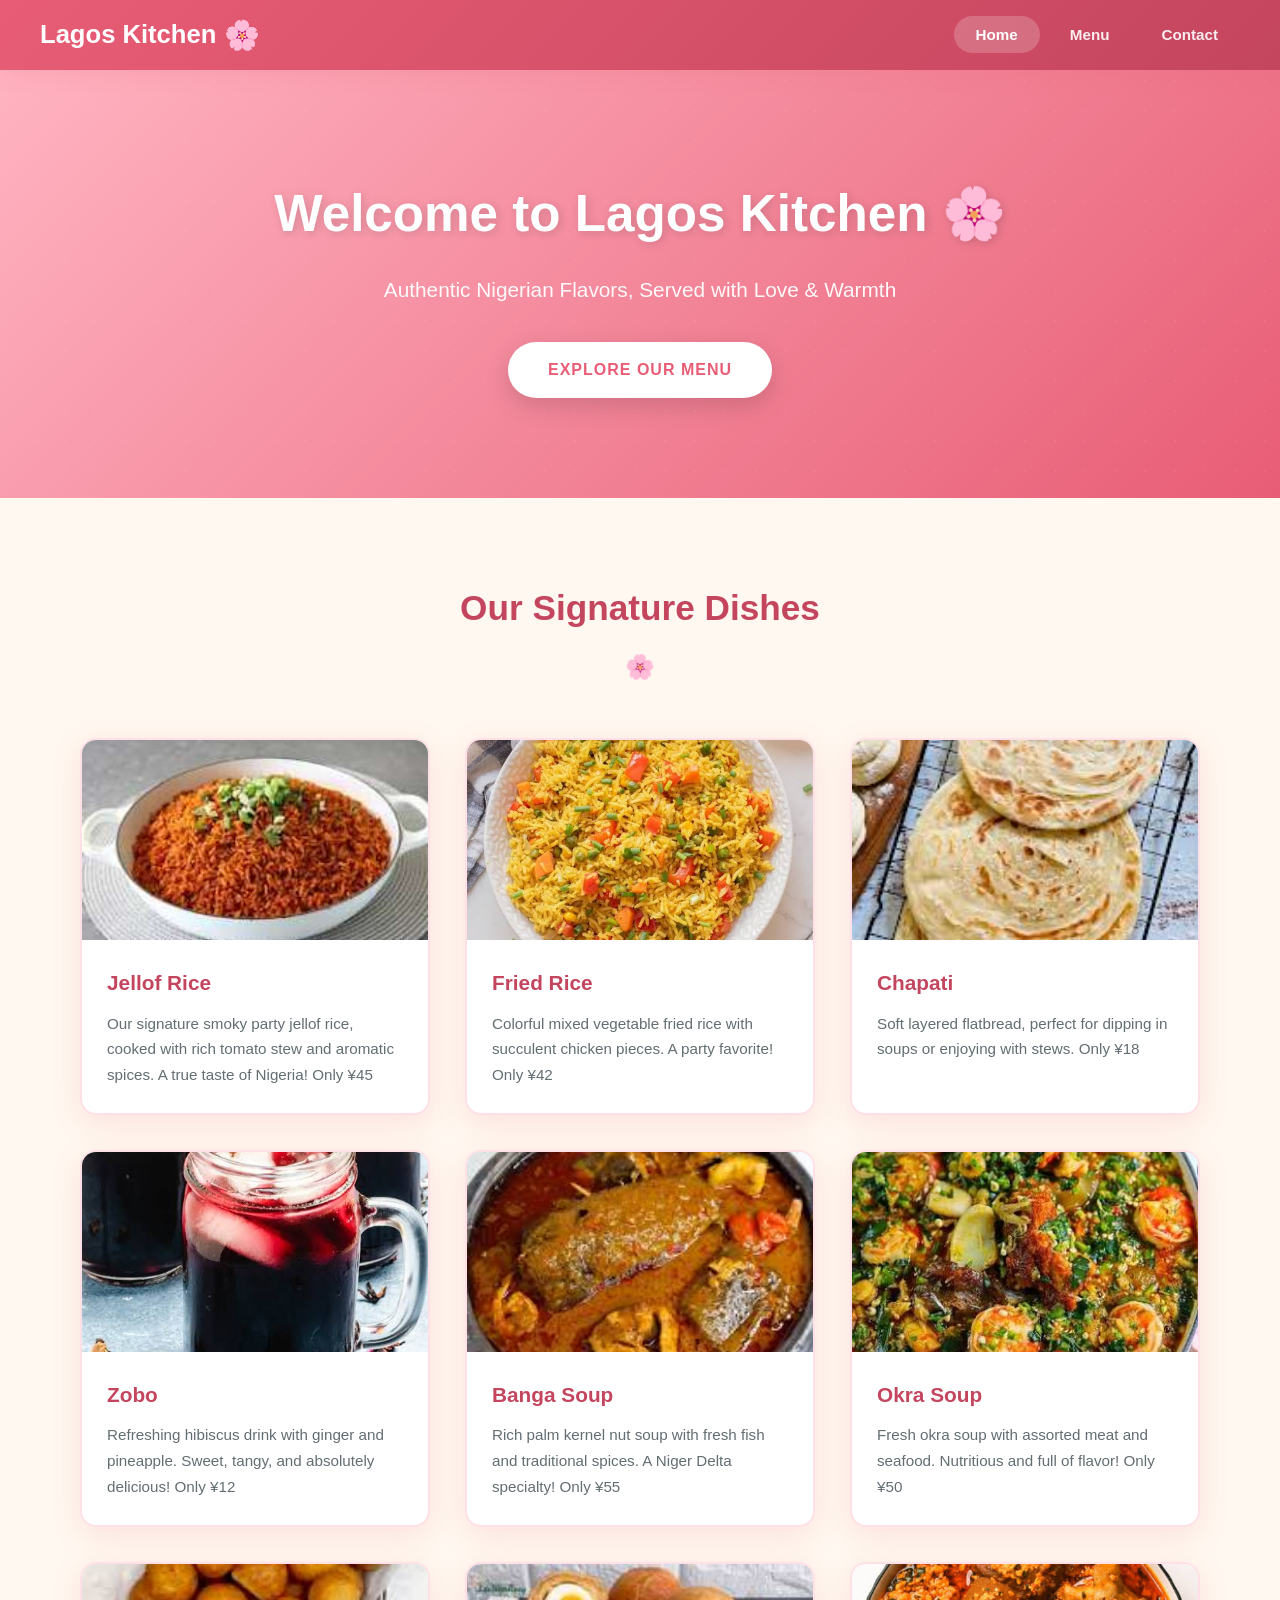
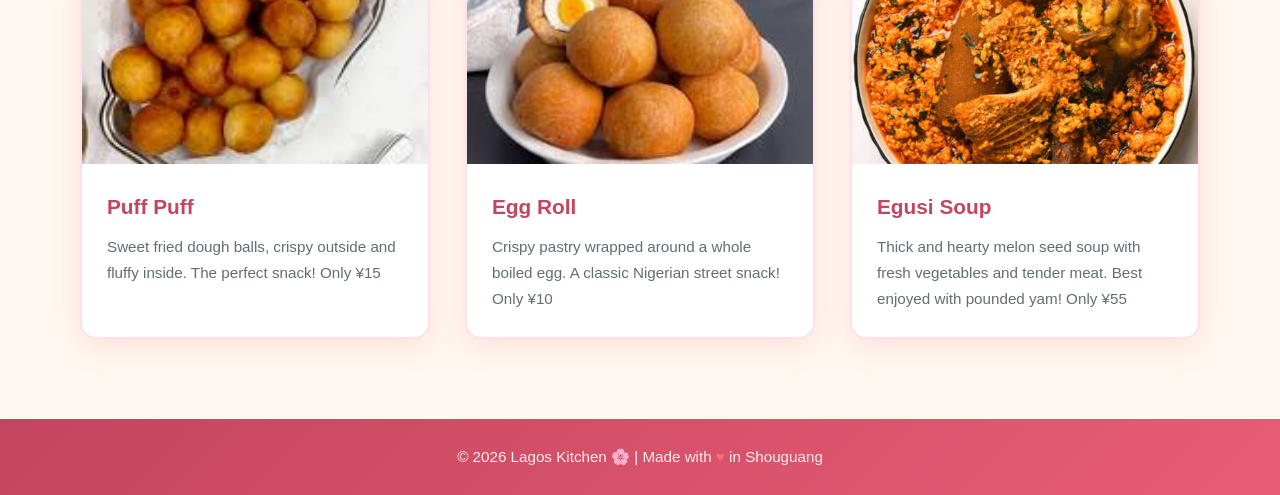
<file: index.html>
<!DOCTYPE html>
<html lang="en">
<head>
    <meta charset="UTF-8">
    <meta name="viewport" content="width=device-width, initial-scale=1.0">
    <title>Lagos Kitchen 🌸 | Home</title>
    <link rel="stylesheet" href="style.css">
</head>
<body>

    <nav class="navbar">
        <div class="nav-container">
            <a href="index.html" class="logo">Lagos Kitchen <span>🌸</span></a>
            <ul class="nav-links">
                <li><a href="index.html" class="active">Home</a></li>
                <li><a href="menu.html">Menu</a></li>
                <li><a href="contact.html">Contact</a></li>
            </ul>
        </div>
    </nav>

    <header class="hero">
        <div class="hero-content">
            <h1>Welcome to Lagos Kitchen 🌸</h1>
            <p>Authentic Nigerian Flavors, Served with Love & Warmth</p>
            <a href="menu.html" class="btn btn-primary">Explore Our Menu</a>
        </div>
    </header>

    <section class="section">
        <h2 class="section-title">Our Signature Dishes</h2>
        <div class="cards-grid">
            <div class="card">
                <div class="card-img"><img src="jellof%20rice.jpg" alt="Jellof Rice"></div>
                <div class="card-body">
                    <h3>Jellof Rice</h3>
                    <p>Our signature smoky party jellof rice, cooked with rich tomato stew and aromatic spices. A true taste of Nigeria! Only ¥45</p>
                </div>
            </div>
            <div class="card">
                <div class="card-img"><img src="fried%20rice.jpg" alt="Fried Rice"></div>
                <div class="card-body">
                    <h3>Fried Rice</h3>
                    <p>Colorful mixed vegetable fried rice with succulent chicken pieces. A party favorite! Only ¥42</p>
                </div>
            </div>
            <div class="card">
                <div class="card-img"><img src="chapati.jpg" alt="Chapati"></div>
                <div class="card-body">
                    <h3>Chapati</h3>
                    <p>Soft layered flatbread, perfect for dipping in soups or enjoying with stews. Only ¥18</p>
                </div>
            </div>
            <div class="card">
                <div class="card-img"><img src="zobo.jpg" alt="Zobo"></div>
                <div class="card-body">
                    <h3>Zobo</h3>
                    <p>Refreshing hibiscus drink with ginger and pineapple. Sweet, tangy, and absolutely delicious! Only ¥12</p>
                </div>
            </div>
            <div class="card">
                <div class="card-img"><img src="banga.jpg" alt="Banga Soup"></div>
                <div class="card-body">
                    <h3>Banga Soup</h3>
                    <p>Rich palm kernel nut soup with fresh fish and traditional spices. A Niger Delta specialty! Only ¥55</p>
                </div>
            </div>
            <div class="card">
                <div class="card-img"><img src="okra%20soup.jpg" alt="Okra Soup"></div>
                <div class="card-body">
                    <h3>Okra Soup</h3>
                    <p>Fresh okra soup with assorted meat and seafood. Nutritious and full of flavor! Only ¥50</p>
                </div>
            </div>
            <div class="card">
                <div class="card-img"><img src="puffpuff.jpg" alt="Puff Puff"></div>
                <div class="card-body">
                    <h3>Puff Puff</h3>
                    <p>Sweet fried dough balls, crispy outside and fluffy inside. The perfect snack! Only ¥15</p>
                </div>
            </div>
            <div class="card">
                <div class="card-img"><img src="eggroll.jpg" alt="Egg Roll"></div>
                <div class="card-body">
                    <h3>Egg Roll</h3>
                    <p>Crispy pastry wrapped around a whole boiled egg. A classic Nigerian street snack! Only ¥10</p>
                </div>
            </div>
            <div class="card">
                <div class="card-img"><img src="egusi.jpg" alt="egusi.jpg"></div>
                <div class="card-body">
                    <h3>Egusi Soup</h3>
                    <p>Thick and hearty melon seed soup with fresh vegetables and tender meat. Best enjoyed with pounded yam! Only ¥55</p>
                </div>
            </div>
        </div>
    </section>

    <footer class="footer">
        <p>© 2026 Lagos Kitchen 🌸 | Made with <span class="heart">♥</span> in Shouguang</p>
    </footer>

</body>
</html>
</file>
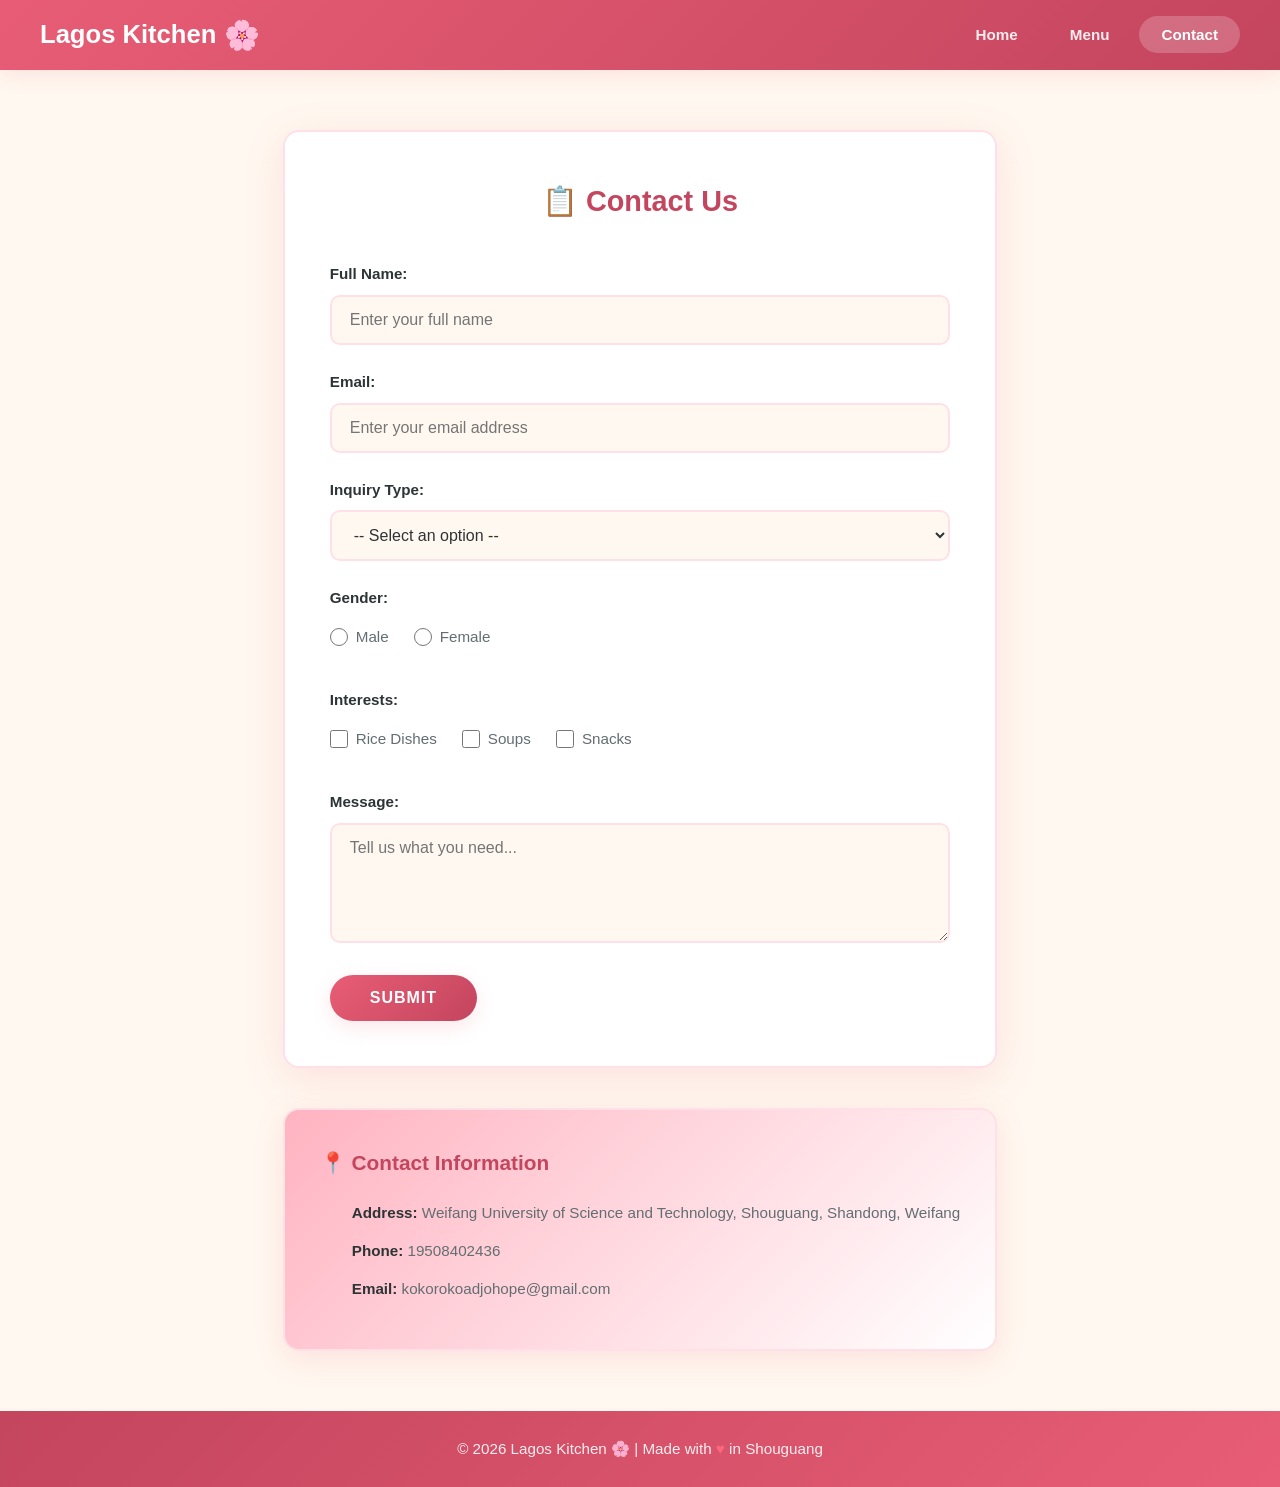
<file: contact.html>
<!DOCTYPE html>
<html lang="en">
<head>
    <meta charset="UTF-8">
    <meta name="viewport" content="width=device-width, initial-scale=1.0">
    <title>Lagos Kitchen 🌸 | Contact</title>
    <link rel="stylesheet" href="style.css">
</head>
<body>

    <nav class="navbar">
        <div class="nav-container">
            <a href="index.html" class="logo">Lagos Kitchen <span>🌸</span></a>
            <ul class="nav-links">
                <li><a href="index.html">Home</a></li>
                <li><a href="menu.html">Menu</a></li>
                <li><a href="contact.html" class="active">Contact</a></li>
            </ul>
        </div>
    </nav>

    <section class="contact-section">
        <div class="form-card">
            <h2>📋 Contact Us</h2>
            <form action="#" method="POST">
                <div class="form-group">
                    <label for="fullname">Full Name:</label>
                    <input type="text" id="fullname" name="fullname" placeholder="Enter your full name" required>
                </div>

                <div class="form-group">
                    <label for="email">Email:</label>
                    <input type="email" id="email" name="email" placeholder="Enter your email address" required>
                </div>

                <div class="form-group">
                    <label for="inquiry">Inquiry Type:</label>
                    <select id="inquiry" name="inquiry" required>
                        <option value="">-- Select an option --</option>
                        <option value="order">Food Order</option>
                        <option value="reservation">Table Reservation</option>
                        <option value="catering">Catering Service</option>
                        <option value="feedback">Feedback</option>
                        <option value="other">Other</option>
                    </select>
                </div>

                <div class="form-group">
                    <label>Gender:</label>
                    <div class="radio-group">
                        <label><input type="radio" name="gender" value="male" required> Male</label>
                        <label><input type="radio" name="gender" value="female"> Female</label>
                    </div>
                </div>

                <div class="form-group">
                    <label>Interests:</label>
                    <div class="checkbox-group">
                        <label><input type="checkbox" name="interests" value="rice"> Rice Dishes</label>
                        <label><input type="checkbox" name="interests" value="soups"> Soups</label>
                        <label><input type="checkbox" name="interests" value="snacks"> Snacks</label>
                    </div>
                </div>

                <div class="form-group">
                    <label for="message">Message:</label>
                    <textarea id="message" name="message" placeholder="Tell us what you need..."></textarea>
                </div>

                <button type="submit" class="btn btn-submit">Submit</button>
            </form>
        </div>

        <div class="info-card">
            <h3>📍 Contact Information</h3>
            <p><strong>Address:</strong> Weifang University of Science and Technology, Shouguang, Shandong, Weifang</p>
            <p><strong>Phone:</strong> 19508402436</p>
            <p><strong>Email:</strong> kokorokoadjohope@gmail.com</p>
        </div>
    </section>

    <footer class="footer">
        <p>© 2026 Lagos Kitchen 🌸 | Made with <span class="heart">♥</span> in Shouguang</p>
    </footer>

</body>
</html>
</file>
<file: style.css>
:root {
    --primary: #e85d75;
    --primary-light: #ffb3c1;
    --primary-dark: #c4455e;
    --secondary: #ff9f43;
    --accent: #6c5ce7;
    --bg-cream: #fff8f0;
    --bg-white: #ffffff;
    --text-dark: #2d3436;
    --text-muted: #636e72;
    --border: #ffe0e6;
    --shadow: rgba(232, 93, 117, 0.15);
    --radius: 16px;
    --radius-sm: 10px;
    --transition: all 0.3s ease;
}

* {
    margin: 0;
    padding: 0;
    box-sizing: border-box;
}

body {
    font-family: 'Segoe UI', Tahoma, Geneva, Verdana, sans-serif;
    background-color: var(--bg-cream);
    color: var(--text-dark);
    line-height: 1.7;
    min-height: 100vh;
    display: flex;
    flex-direction: column;
}

a {
    text-decoration: none;
    color: inherit;
    transition: var(--transition);
}

img {
    max-width: 100%;
    display: block;
    border-radius: var(--radius-sm);
}

/* Navigation */
.navbar {
    background: linear-gradient(135deg, var(--primary) 0%, var(--primary-dark) 100%);
    padding: 0 40px;
    box-shadow: 0 4px 20px var(--shadow);
    position: sticky;
    top: 0;
    z-index: 1000;
}

.nav-container {
    max-width: 1200px;
    margin: 0 auto;
    display: flex;
    justify-content: space-between;
    align-items: center;
    height: 70px;
}

.logo {
    font-size: 1.6rem;
    font-weight: 800;
    color: #fff;
    display: flex;
    align-items: center;
    gap: 8px;
}

.logo span {
    font-size: 1.8rem;
}

.nav-links {
    display: flex;
    list-style: none;
    gap: 8px;
}

.nav-links a {
    color: rgba(255,255,255,0.9);
    font-weight: 600;
    padding: 10px 22px;
    border-radius: 50px;
    font-size: 0.95rem;
    transition: var(--transition);
}

.nav-links a:hover,
.nav-links a.active {
    background: rgba(255,255,255,0.2);
    color: #fff;
    transform: translateY(-2px);
}

/* Hero */
.hero {
    background: linear-gradient(135deg, var(--primary-light) 0%, var(--primary) 100%);
    padding: 100px 40px;
    text-align: center;
    color: #fff;
    position: relative;
    overflow: hidden;
}

.hero::before {
    content: "";
    position: absolute;
    top: -50%;
    left: -50%;
    width: 200%;
    height: 200%;
    background: radial-gradient(circle, rgba(255,255,255,0.1) 1px, transparent 1px);
    background-size: 30px 30px;
    opacity: 0.5;
}

.hero-content {
    position: relative;
    z-index: 1;
    max-width: 800px;
    margin: 0 auto;
}

.hero h1 {
    font-size: 3.2rem;
    font-weight: 800;
    margin-bottom: 15px;
    text-shadow: 2px 2px 10px rgba(0,0,0,0.15);
}

.hero p {
    font-size: 1.3rem;
    margin-bottom: 35px;
    opacity: 0.95;
}

.btn {
    display: inline-block;
    padding: 14px 40px;
    border-radius: 50px;
    font-weight: 700;
    font-size: 1rem;
    cursor: pointer;
    border: none;
    transition: var(--transition);
    text-transform: uppercase;
    letter-spacing: 1px;
}

.btn-primary {
    background: #fff;
    color: var(--primary);
    box-shadow: 0 8px 25px rgba(0,0,0,0.15);
}

.btn-primary:hover {
    transform: translateY(-4px) scale(1.05);
    box-shadow: 0 12px 35px rgba(0,0,0,0.2);
}

.btn-submit {
    background: linear-gradient(135deg, var(--primary), var(--primary-dark));
    color: #fff;
    box-shadow: 0 6px 20px var(--shadow);
}

.btn-submit:hover {
    transform: translateY(-3px);
    box-shadow: 0 10px 30px var(--shadow);
}

/* Cards */
.section {
    padding: 80px 40px;
    max-width: 1200px;
    margin: 0 auto;
    width: 100%;
}

.section-title {
    text-align: center;
    font-size: 2.2rem;
    color: var(--primary-dark);
    margin-bottom: 50px;
    position: relative;
}

.section-title::after {
    content: "🌸";
    display: block;
    font-size: 1.5rem;
    margin-top: 10px;
}

.cards-grid {
    display: grid;
    grid-template-columns: repeat(auto-fit, minmax(280px, 1fr));
    gap: 35px;
}

.card {
    background: var(--bg-white);
    border-radius: var(--radius);
    overflow: hidden;
    box-shadow: 0 8px 30px var(--shadow);
    transition: var(--transition);
    border: 2px solid var(--border);
}

.card:hover {
    transform: translateY(-10px);
    box-shadow: 0 15px 45px var(--shadow);
}

.card-img {
    height: 200px;
    background: linear-gradient(135deg, var(--primary-light), var(--primary));
    display: flex;
    align-items: center;
    justify-content: center;
    font-size: 3rem;
    color: #fff;
    position: relative;
    overflow: hidden;
}

.card-img img {
    width: 100%;
    height: 100%;
    object-fit: cover;
    border-radius: 0;
}

.card-body {
    padding: 25px;
}

.card-body h3 {
    font-size: 1.3rem;
    color: var(--primary-dark);
    margin-bottom: 10px;
}

.card-body p {
    color: var(--text-muted);
    font-size: 0.95rem;
}

/* Menu Layout */
.menu-layout {
    display: flex;
    gap: 30px;
    max-width: 1200px;
    margin: 0 auto;
    padding: 40px;
    flex: 1;
}

.sidebar {
    width: 220px;
    background: var(--bg-white);
    border-radius: var(--radius);
    padding: 25px;
    box-shadow: 0 8px 30px var(--shadow);
    border: 2px solid var(--border);
    height: fit-content;
    position: sticky;
    top: 90px;
}

.sidebar h3 {
    color: var(--primary-dark);
    margin-bottom: 20px;
    font-size: 1.2rem;
    padding-bottom: 10px;
    border-bottom: 2px dashed var(--primary-light);
}

.sidebar ul {
    list-style: none;
}

.sidebar li {
    margin-bottom: 12px;
}

.sidebar a {
    display: block;
    padding: 10px 16px;
    border-radius: var(--radius-sm);
    color: var(--text-muted);
    font-weight: 500;
    transition: var(--transition);
}

.sidebar a:hover {
    background: var(--primary-light);
    color: var(--primary-dark);
    transform: translateX(5px);
}

.main-content {
    flex: 1;
}

.content-block {
    background: var(--bg-white);
    border-radius: var(--radius);
    padding: 35px;
    margin-bottom: 30px;
    box-shadow: 0 8px 30px var(--shadow);
    border: 2px solid var(--border);
}

.mixed-layout {
    display: flex;
    align-items: center;
    gap: 30px;
}

.mixed-layout.reverse {
    flex-direction: row-reverse;
}

.mixed-layout .text {
    flex: 1;
}

.mixed-layout .text h2 {
    color: var(--primary-dark);
    margin-bottom: 15px;
    font-size: 1.5rem;
}

.mixed-layout .text p {
    color: var(--text-muted);
    line-height: 1.8;
}

.mixed-layout .image-box {
    width: 280px;
    height: 200px;
    background: linear-gradient(135deg, var(--primary-light), var(--secondary));
    border-radius: var(--radius-sm);
    display: flex;
    align-items: center;
    justify-content: center;
    font-size: 3rem;
    flex-shrink: 0;
    overflow: hidden;
}

.mixed-layout .image-box img {
    width: 100%;
    height: 100%;
    object-fit: cover;
    border-radius: var(--radius-sm);
}

/* Table */
.table-wrapper {
    overflow-x: auto;
}

table {
    width: 100%;
    border-collapse: collapse;
    margin-top: 15px;
    border-radius: var(--radius-sm);
    overflow: hidden;
}

thead {
    background: linear-gradient(135deg, var(--primary), var(--primary-dark));
    color: #fff;
}

th, td {
    padding: 16px 20px;
    text-align: left;
}

th {
    font-weight: 700;
    font-size: 0.95rem;
    text-transform: uppercase;
    letter-spacing: 1px;
}

tbody tr {
    border-bottom: 1px solid var(--border);
    transition: var(--transition);
}

tbody tr:nth-child(even) {
    background: #fff5f7;
}

tbody tr:hover {
    background: var(--primary-light);
}

tbody td {
    color: var(--text-dark);
    font-weight: 500;
}

tbody td:last-child {
    color: var(--primary-dark);
    font-weight: 700;
    font-size: 1.1rem;
}

/* Contact */
.contact-section {
    max-width: 800px;
    margin: 0 auto;
    padding: 60px 40px;
    flex: 1;
}

.form-card {
    background: var(--bg-white);
    border-radius: var(--radius);
    padding: 45px;
    box-shadow: 0 10px 40px var(--shadow);
    border: 2px solid var(--border);
    margin-bottom: 40px;
}

.form-card h2 {
    text-align: center;
    color: var(--primary-dark);
    margin-bottom: 35px;
    font-size: 1.8rem;
}

.form-group {
    margin-bottom: 24px;
}

.form-group label {
    display: block;
    margin-bottom: 8px;
    font-weight: 600;
    color: var(--text-dark);
    font-size: 0.95rem;
}

.form-group input[type="text"],
.form-group input[type="email"],
.form-group select,
.form-group textarea {
    width: 100%;
    padding: 14px 18px;
    border: 2px solid var(--border);
    border-radius: var(--radius-sm);
    font-size: 1rem;
    font-family: inherit;
    transition: var(--transition);
    background: var(--bg-cream);
    color: var(--text-dark);
}

.form-group input:focus,
.form-group select:focus,
.form-group textarea:focus {
    outline: none;
    border-color: var(--primary);
    box-shadow: 0 0 0 4px var(--shadow);
    background: #fff;
}

.form-group textarea {
    resize: vertical;
    min-height: 120px;
}

.radio-group,
.checkbox-group {
    display: flex;
    gap: 25px;
    flex-wrap: wrap;
    padding: 5px 0;
}

.radio-group label,
.checkbox-group label {
    display: flex;
    align-items: center;
    gap: 8px;
    font-weight: 500;
    cursor: pointer;
    color: var(--text-muted);
}

.radio-group input,
.checkbox-group input {
    width: 18px;
    height: 18px;
    accent-color: var(--primary);
    cursor: pointer;
}

.info-card {
    background: linear-gradient(135deg, var(--primary-light) 0%, #fff 100%);
    border-radius: var(--radius);
    padding: 35px;
    border: 2px solid var(--border);
    box-shadow: 0 8px 30px var(--shadow);
}

.info-card h3 {
    color: var(--primary-dark);
    margin-bottom: 20px;
    display: flex;
    align-items: center;
    gap: 10px;
    font-size: 1.3rem;
}

.info-card p {
    color: var(--text-muted);
    margin-bottom: 12px;
    padding-left: 32px;
    font-size: 0.95rem;
}

.info-card p strong {
    color: var(--text-dark);
}

/* Footer */
.footer {
    background: linear-gradient(135deg, var(--primary-dark) 0%, var(--primary) 100%);
    color: #fff;
    text-align: center;
    padding: 25px 40px;
    margin-top: auto;
}

.footer p {
    font-size: 0.95rem;
    opacity: 0.9;
}

.footer .heart {
    color: #ff6b81;
    animation: heartbeat 1.5s infinite;
    display: inline-block;
}

@keyframes heartbeat {
    0%, 100% { transform: scale(1); }
    50% { transform: scale(1.2); }
}

/* Responsive */
@media (max-width: 768px) {
    .nav-container {
        flex-direction: column;
        height: auto;
        padding: 15px 0;
    }
    
    .nav-links {
        margin-top: 10px;
    }
    
    .hero h1 {
        font-size: 2rem;
    }
    
    .menu-layout {
        flex-direction: column;
        padding: 20px;
    }
    
    .sidebar {
        width: 100%;
        position: static;
    }
    
    .mixed-layout,
    .mixed-layout.reverse {
        flex-direction: column;
    }
    
    .mixed-layout .image-box {
        width: 100%;
    }
    
    .contact-section {
        padding: 30px 20px;
    }
    
    .form-card {
        padding: 25px;
    }
}
</file>
